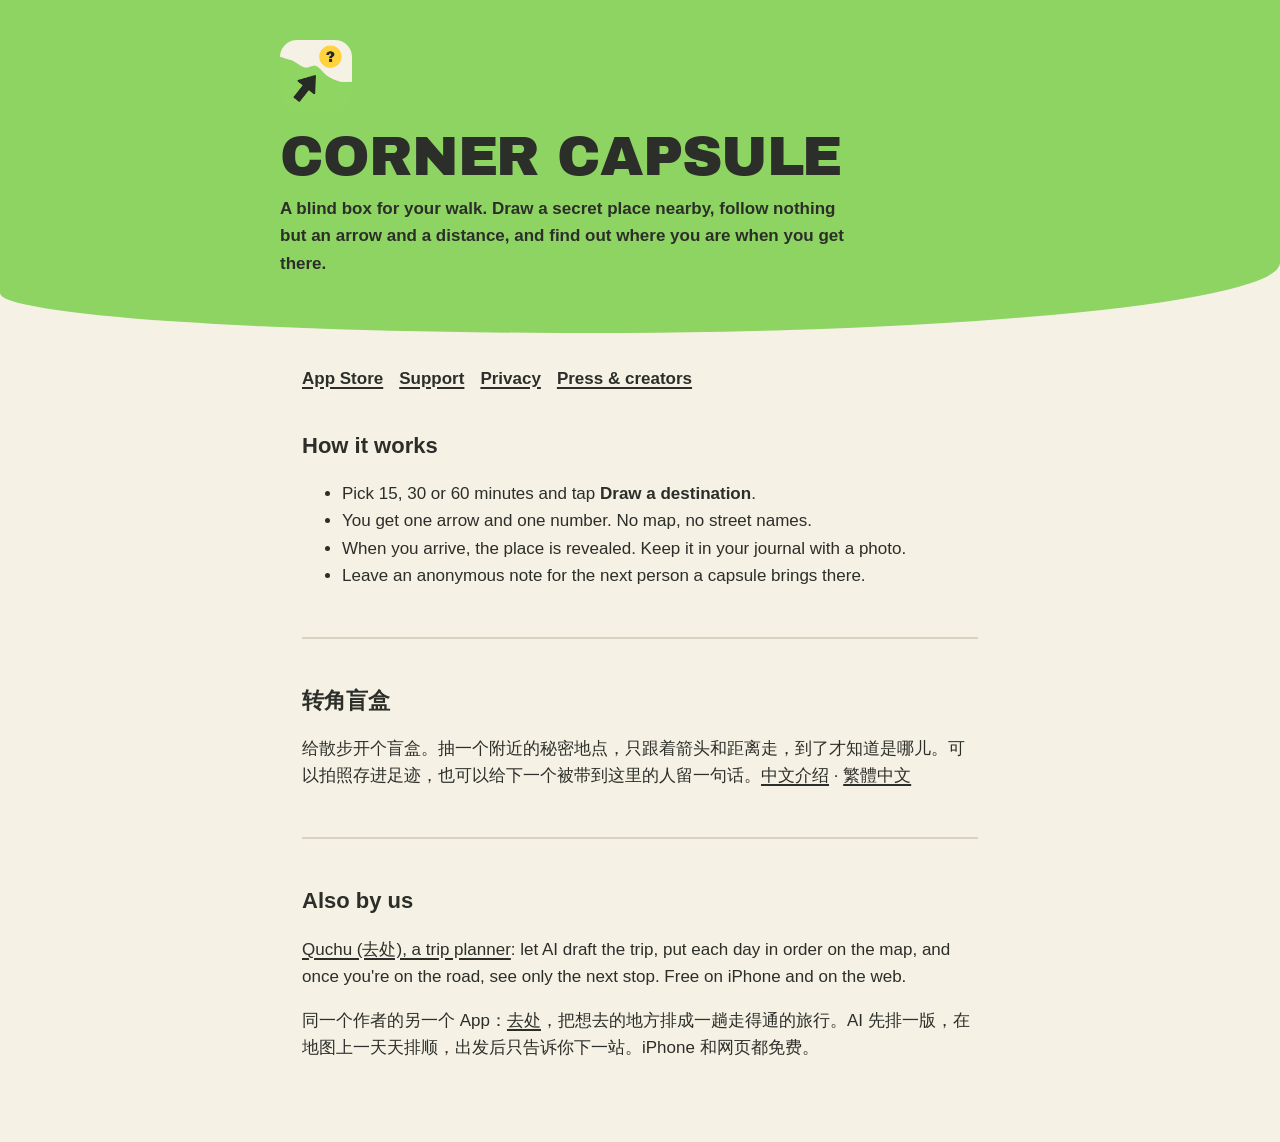
<file: index.html>
<!doctype html>
<html lang="en">
<head>
<meta charset="utf-8">
<meta name="viewport" content="width=device-width, initial-scale=1">
<title>Corner Capsule</title>
<meta name="description" content="A blind box for your walk. Draw a secret nearby place, follow the arrow, find out where you are when you arrive.">
<link rel="stylesheet" href="https://fonts.googleapis.com/css2?family=Archivo+Black&display=swap">
<link rel="stylesheet" href="style.css">
<link rel="icon" href="icon.png">
<link rel="canonical" href="https://hb5201437.github.io/corner-capsule/">
<link rel="alternate" hreflang="en" href="https://hb5201437.github.io/corner-capsule/">
<link rel="alternate" hreflang="x-default" href="https://hb5201437.github.io/corner-capsule/">
<link rel="alternate" hreflang="zh-Hans" href="https://paixc.com/box">
<link rel="alternate" hreflang="zh-Hant" href="https://paixc.com/hant/box">
<meta name="apple-itunes-app" content="app-id=6832158882">
<meta property="og:title" content="Corner Capsule · A blind box for your walk">
<meta property="og:description" content="Draw a secret place nearby, follow one arrow, find out where you are when you get there. Free on iPhone.">
<meta property="og:image" content="https://hb5201437.github.io/corner-capsule/press/header.png">
<meta property="og:type" content="website">
<script type="application/ld+json">{"@context":"https://schema.org","@type":"MobileApplication","name":"Corner Capsule","alternateName":"转角盲盒","operatingSystem":"iOS 17","applicationCategory":"HealthApplication","url":"https://hb5201437.github.io/corner-capsule/","downloadUrl":"https://apps.apple.com/app/id6832158882","sameAs":["https://apps.apple.com/app/id6832158882","https://paixc.com/box"],"offers":{"@type":"Offer","price":"0","priceCurrency":"USD"}}</script>
</head>
<body>
<header><div class="wrap">
  <img src="icon.png" alt="">
  <h1>Corner Capsule</h1>
  <p>A blind box for your walk. Draw a secret place nearby, follow nothing but an arrow and a distance, and find out where you are when you get there.</p>
</div></header>
<main>
  <nav><a href="https://apps.apple.com/app/id6832158882">App Store</a><a href="support.html">Support</a><a href="privacy.html">Privacy</a><a href="press.html">Press &amp; creators</a></nav>
  <h2>How it works</h2>
  <ul>
    <li>Pick 15, 30 or 60 minutes and tap <strong>Draw a destination</strong>.</li>
    <li>You get one arrow and one number. No map, no street names.</li>
    <li>When you arrive, the place is revealed. Keep it in your journal with a photo.</li>
    <li>Leave an anonymous note for the next person a capsule brings there.</li>
  </ul>
  <section class="lang" lang="zh-Hans">
    <h2>转角盲盒</h2>
    <p>给散步开个盲盒。抽一个附近的秘密地点，只跟着箭头和距离走，到了才知道是哪儿。可以拍照存进足迹，也可以给下一个被带到这里的人留一句话。<a href="https://paixc.com/box" hreflang="zh-Hans">中文介绍</a> · <a href="https://paixc.com/hant/box" hreflang="zh-Hant" lang="zh-Hant">繁體中文</a></p>
  </section>
  <section class="lang">
    <h2>Also by us</h2>
    <p><a href="https://paixc.com/">Quchu (去处), a trip planner</a>: let AI draft the trip, put each day in order on the map, and once you're on the road, see only the next stop. Free on iPhone and on the web.</p>
    <p lang="zh-Hans">同一个作者的另一个 App：<a href="https://paixc.com/">去处</a>，把想去的地方排成一趟走得通的旅行。AI 先排一版，在地图上一天天排顺，出发后只告诉你下一站。iPhone 和网页都免费。</p>
  </section>
</main>
</body>
</html>
</file>
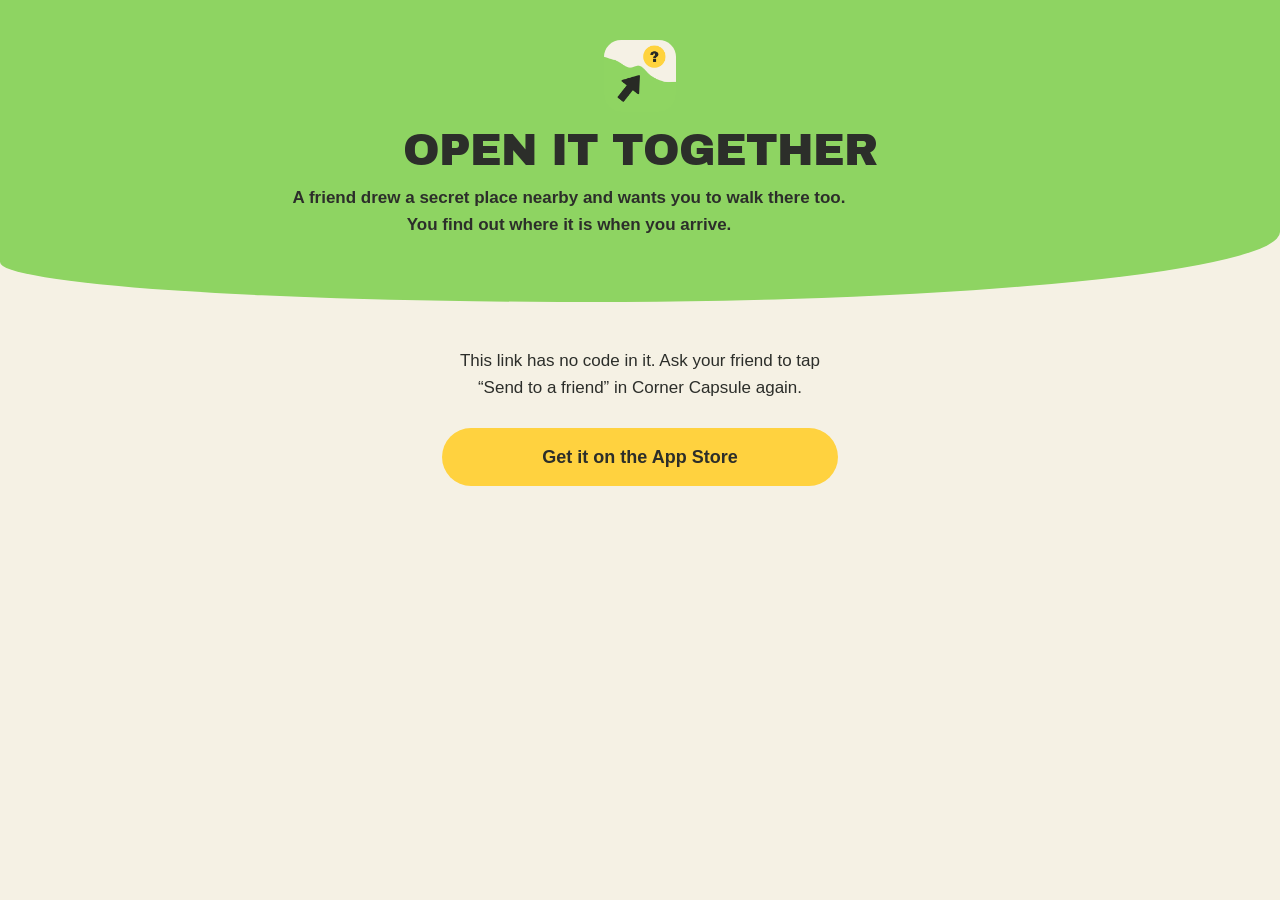
<file: join.html>
<!doctype html>
<html lang="zh-Hans">
<head>
<meta charset="utf-8">
<meta name="viewport" content="width=device-width, initial-scale=1">
<title>转角盲盒 · Corner Capsule</title>
<meta name="description" content="朋友约你一起开同一个转角盲盒。A friend invited you to open the same Corner Capsule.">
<meta property="og:title" content="一起开同一个转角盲盒 · Corner Capsule">
<meta property="og:description" content="朋友抽到了一个附近的秘密地点，约你一起走过去。A friend drew a secret place nearby. Walk there together.">
<meta property="og:image" content="https://hb5201437.github.io/corner-capsule/icon.png">
<meta property="og:type" content="website">
<meta name="apple-itunes-app" content="app-id=6832158882">
<link rel="stylesheet" href="https://fonts.googleapis.com/css2?family=Archivo+Black&display=swap">
<link rel="stylesheet" href="style.css">
<link rel="icon" href="icon.png">
<style>
  .invite { text-align: center; }
  .invite header { padding-bottom: 64px; }
  .invite header img { margin: 0 auto 18px; }
  .invite h1 { font-size: clamp(30px, 7vw, 44px); }
  .invite main { max-width: 440px; padding-top: 28px; }
  .code { font: 700 clamp(40px, 13vw, 56px)/1 ui-monospace, "SF Mono", Menlo, monospace; letter-spacing: .14em; margin: 4px 0 6px; padding-left: .14em; }
  .actions { display: flex; flex-direction: column; gap: 12px; margin-top: 26px; }
  .actions .pill { display: block; margin: 0; padding: 15px 20px; font-size: 18px; }
  .pill.ghost { background: transparent; color: var(--ink); box-shadow: inset 0 0 0 2px var(--line); }
  button.pill { border: 0; font: inherit; font-weight: 700; cursor: pointer; width: 100%; }
  .note { margin-top: 26px; }
  .wechat { display: none; background: var(--sun); color: #2C2E2A; border-radius: 18px; padding: 12px 16px; margin: 0 0 22px; font-weight: 600; font-size: 15px; }
  .in-wechat .wechat { display: block; }
  [hidden] { display: none !important; }
  /* 微信内置浏览器打不开 App，整屏指向右上角「···」 */
  .wx-guide { display: none; position: fixed; inset: 0; z-index: 20; background: rgba(20, 22, 18, .95); color: #fff; padding: 6px 22px 28px; overflow: auto; text-align: left; }
  .wx-guide.show { display: block; }
  .in-wechat #copy { order: -1; }
  .wx-arrow { display: block; width: 112px; height: 122px; margin: 0 0 0 auto; color: var(--sun); }
  .wx-guide h2 { color: #fff; font-size: 24px; line-height: 1.3; margin: 0 0 18px; }
  .wx-guide ol { list-style: none; padding: 0; margin: 0 0 30px; counter-reset: s; }
  .wx-guide li { color: #fff; font-size: 19px; font-weight: 600; margin: 0 0 12px; counter-increment: s; padding-left: 38px; text-indent: -38px; }
  .wx-guide li::before { content: counter(s); text-indent: 0; display: inline-grid; place-items: center; width: 28px; height: 28px; border-radius: 50%; background: var(--sun); color: #2C2E2A; font-size: 15px; font-weight: 800; margin-right: 10px; vertical-align: 2px; }
  .wx-guide button { width: 100%; background: transparent; color: #fff; border: 2px solid rgba(255, 255, 255, .45); border-radius: 999px; padding: 13px 20px; font: inherit; font-weight: 700; cursor: pointer; }
</style>
</head>
<body class="invite">
<div class="wx-guide" id="wx-guide" role="dialog" aria-modal="true" aria-labelledby="wx-title">
  <svg class="wx-arrow" viewBox="0 0 120 130" aria-hidden="true">
    <path d="M16 124 C 30 66, 58 36, 100 16" fill="none" stroke="currentColor" stroke-width="7" stroke-linecap="round"/>
    <path d="M77 9 L104 14 L90 38" fill="none" stroke="currentColor" stroke-width="7" stroke-linecap="round" stroke-linejoin="round"/>
  </svg>
  <h2 id="wx-title" data-t="wxTitle">用浏览器打开，直接进 App</h2>
  <ol>
    <li data-t="wxStep1">点右上角的「···」</li>
    <li data-t="wxStep2">选「在默认浏览器中打开」</li>
    <li data-t="wxStep3">再点「打开转角盲盒」</li>
  </ol>
  <button type="button" id="wx-close" data-t="wxClose">不换了，直接看口令</button>
</div>
<header><div class="wrap">
  <img src="icon.png" alt="">
  <h1 data-t="title">一起开盲盒</h1>
  <p data-t="lede">朋友抽到了一个附近的秘密地点，约你一起走过去。到了才知道是哪儿。</p>
</div></header>
<main>
  <p class="wechat" data-t="wechat">在微信里打不开 App？点右上角「···」，选「在默认浏览器中打开」。</p>

  <div id="has-code">
    <p class="muted" data-t="codeLabel">口令</p>
    <p class="code" id="code"></p>
    <div class="actions">
      <a class="pill" id="open" href="#" data-t="open">打开转角盲盒</a>
      <a class="pill ghost" id="get" href="https://apps.apple.com/app/id6832158882" data-t="get">还没装？去 App Store 下载</a>
      <button class="pill ghost" id="copy" type="button" data-t="copy">复制口令</button>
    </div>
    <p class="muted note" data-t="howto">装好之后打开转角盲盒，点首页的「输入朋友的口令」，输入上面这 6 位。口令 48 小时内有效。</p>
  </div>

  <div id="no-code" hidden>
    <p data-t="noCode">这个链接里没有口令。请朋友在转角盲盒里重新点一次「发给朋友」。</p>
    <div class="actions">
      <a class="pill" href="https://apps.apple.com/app/id6832158882" data-t="getPlain">去 App Store 下载</a>
    </div>
  </div>
</main>
<script>
(function () {
  var T = {
    "zh-Hans": {},
    "zh-Hant": {
      title: "一起開盲盒",
      lede: "朋友抽到了一個附近的秘密地點，約你一起走過去。到了才知道是哪裡。",
      wechat: "在微信裡打不開 App？點右上角「···」，選「在預設瀏覽器中開啟」。",
      codeLabel: "邀請碼",
      open: "打開轉角盲盒",
      get: "還沒安裝？到 App Store 下載",
      copy: "複製邀請碼",
      copied: "已複製",
      howto: "安裝好之後打開轉角盲盒，點首頁的「輸入朋友的邀請碼」，輸入上面這 6 碼。邀請碼 48 小時內有效。",
      noCode: "這個連結裡沒有邀請碼。請朋友在轉角盲盒裡重新點一次「傳給朋友」。",
      getPlain: "到 App Store 下載",
      doc: "轉角盲盒 · Corner Capsule",
      wxTitle: "用瀏覽器開啟，直接進 App",
      wxStep1: "點右上角的「···」",
      wxStep2: "選「在預設瀏覽器中開啟」",
      wxStep3: "再點「打開轉角盲盒」",
      wxClose: "不換了，直接看邀請碼"
    },
    en: {
      title: "Open it together",
      lede: "A friend drew a secret place nearby and wants you to walk there too. You find out where it is when you arrive.",
      wechat: "Can't open the app from WeChat? Tap ··· at the top right and choose Open in Browser.",
      codeLabel: "Code",
      open: "Open Corner Capsule",
      get: "Don't have it? Get the app",
      copy: "Copy code",
      copied: "Copied",
      howto: "Once it's installed, open Corner Capsule, tap “Enter a friend's code” on the home screen and type the 6 characters above. The code works for 48 hours.",
      noCode: "This link has no code in it. Ask your friend to tap “Send to a friend” in Corner Capsule again.",
      getPlain: "Get it on the App Store",
      doc: "Corner Capsule",
      wxTitle: "Open in your browser to jump into the app",
      wxStep1: "Tap ··· at the top right",
      wxStep2: "Choose Open in Default Browser",
      wxStep3: "Then tap Open Corner Capsule",
      wxClose: "Stay here and show the code"
    },
    ja: {
      title: "一緒に開けよう",
      lede: "友だちが近くの秘密の場所を引きました。一緒に歩いて行こう。どこなのかは、着いてのお楽しみ。",
      wechat: "WeChatからアプリを開けない場合は、右上の「···」から「ブラウザで開く」を選んでください。",
      codeLabel: "コード",
      open: "Corner Capsuleを開く",
      get: "まだの方は App Store で入手",
      copy: "コードをコピー",
      copied: "コピーしました",
      howto: "インストールしたら Corner Capsule を開き、ホームの「友だちのコードを入力」をタップして、上の6文字を入力してください。コードは48時間有効です。",
      noCode: "このリンクにはコードが入っていません。Corner Capsule でもう一度「友だちに送る」をタップしてもらってください。",
      getPlain: "App Store で入手",
      doc: "Corner Capsule",
      wxTitle: "ブラウザで開くと、そのままアプリへ",
      wxStep1: "右上の「···」をタップ",
      wxStep2: "「デフォルトのブラウザで開く」を選ぶ",
      wxStep3: "「Corner Capsuleを開く」をタップ",
      wxClose: "このままコードを見る"
    },
    ko: {
      title: "같이 열어요",
      lede: "친구가 근처의 비밀 장소를 뽑았어요. 같이 걸어가 봐요. 어디인지는 도착해야 알 수 있어요.",
      wechat: "위챗에서 앱이 열리지 않나요? 오른쪽 위 「···」을 누르고 「브라우저에서 열기」를 선택하세요.",
      codeLabel: "코드",
      open: "Corner Capsule 열기",
      get: "아직 없나요? App Store에서 받기",
      copy: "코드 복사",
      copied: "복사됨",
      howto: "설치한 뒤 Corner Capsule을 열고 홈에서 「친구의 코드 입력」을 누른 다음 위의 6자리를 입력하세요. 코드는 48시간 동안 유효해요.",
      noCode: "이 링크에는 코드가 없어요. 친구에게 Corner Capsule에서 「친구에게 보내기」를 다시 눌러 달라고 하세요.",
      getPlain: "App Store에서 받기",
      doc: "Corner Capsule",
      wxTitle: "브라우저로 열면 바로 앱으로",
      wxStep1: "오른쪽 위 「···」 누르기",
      wxStep2: "「기본 브라우저에서 열기」 선택",
      wxStep3: "「Corner Capsule 열기」 누르기",
      wxClose: "그냥 코드 보기"
    },
    es: {
      title: "Ábrela conmigo",
      lede: "Un amigo sacó un lugar secreto cerca y quiere que camines hasta allí también. Sabrás dónde es cuando llegues.",
      wechat: "¿No se abre la app desde WeChat? Toca ··· arriba a la derecha y elige Abrir en el navegador.",
      codeLabel: "Código",
      open: "Abrir Corner Capsule",
      get: "¿No la tienes? Descárgala",
      copy: "Copiar código",
      copied: "Copiado",
      howto: "Cuando la instales, abre Corner Capsule, toca “Ingresar el código de un amigo” en la pantalla de inicio y escribe los 6 caracteres de arriba. El código vale 48 horas.",
      noCode: "Este enlace no tiene código. Pídele a tu amigo que toque “Enviar a un amigo” en Corner Capsule otra vez.",
      getPlain: "Descargar en el App Store",
      doc: "Corner Capsule",
      wxTitle: "Ábrelo en el navegador para ir directo a la app",
      wxStep1: "Toca ··· arriba a la derecha",
      wxStep2: "Elige Abrir en el navegador predeterminado",
      wxStep3: "Luego toca Abrir Corner Capsule",
      wxClose: "Quedarme aquí y ver el código"
    }
  };
  T["zh-Hans"].copied = "已复制";

  var langs = navigator.languages && navigator.languages.length ? navigator.languages : [navigator.language || "en"];
  var lang = "en";
  for (var i = 0; i < langs.length; i++) {
    var l = String(langs[i]).toLowerCase();
    if (l.indexOf("zh") === 0) {
      lang = /hant|tw|hk|mo/.test(l) ? "zh-Hant" : "zh-Hans";
      break;
    }
    if (l.indexOf("ja") === 0) { lang = "ja"; break; }
    if (l.indexOf("ko") === 0) { lang = "ko"; break; }
    if (l.indexOf("es") === 0) { lang = "es"; break; }
    if (l.indexOf("en") === 0) break;
  }
  var hl = new URLSearchParams(location.search).get("hl");
  if (hl && T[hl]) lang = hl;
  var t = T[lang];
  document.documentElement.lang = lang;
  if (t.doc) document.title = t.doc;
  document.querySelectorAll("[data-t]").forEach(function (el) {
    var v = t[el.getAttribute("data-t")];
    if (v) el.textContent = v;
  });

  var inWeChat = /MicroMessenger/i.test(navigator.userAgent) || new URLSearchParams(location.search).get("wx") === "1";
  if (inWeChat) document.body.classList.add("in-wechat");

  // 口令：?c=ABC123，只收 App 会生成的字符
  var raw = new URLSearchParams(location.search).get("c") || "";
  var code = raw.toUpperCase().replace(/[^A-HJ-NP-Z2-9]/g, "").slice(0, 6);
  if (code.length !== 6) {
    document.getElementById("has-code").hidden = true;
    document.getElementById("no-code").hidden = false;
    return;
  }
  document.getElementById("code").textContent = code;
  document.getElementById("open").href = "cornerbox://join/" + code;

  if (inWeChat) {
    // 微信里点不开 App：先引导去浏览器；不想换就把「复制口令」顶上来
    document.getElementById("open").hidden = true;
    document.getElementById("copy").classList.remove("ghost");
    var guide = document.getElementById("wx-guide");
    guide.classList.add("show");
    var close = function () { guide.classList.remove("show"); };
    document.getElementById("wx-close").addEventListener("click", close);
    guide.addEventListener("click", function (e) { if (e.target === guide) close(); });
  }

  var copy = document.getElementById("copy");
  copy.addEventListener("click", function () {
    var done = function () {
      copy.textContent = t.copied || T["zh-Hans"].copied;
      setTimeout(function () { copy.textContent = t.copy || "复制口令"; }, 1800);
    };
    // 微信等内置浏览器不一定支持 clipboard API，退回到老办法
    var fallback = function () {
      var ta = document.createElement("textarea");
      ta.value = code;
      ta.setAttribute("readonly", "");
      ta.style.position = "fixed";
      ta.style.opacity = "0";
      document.body.appendChild(ta);
      ta.select();
      ta.setSelectionRange(0, code.length);
      try { if (document.execCommand("copy")) done(); } catch (e) {}
      document.body.removeChild(ta);
    };
    if (navigator.clipboard && navigator.clipboard.writeText) {
      navigator.clipboard.writeText(code).then(done, fallback);
    } else {
      fallback();
    }
  });
})();
</script>
</body>
</html>
</file>
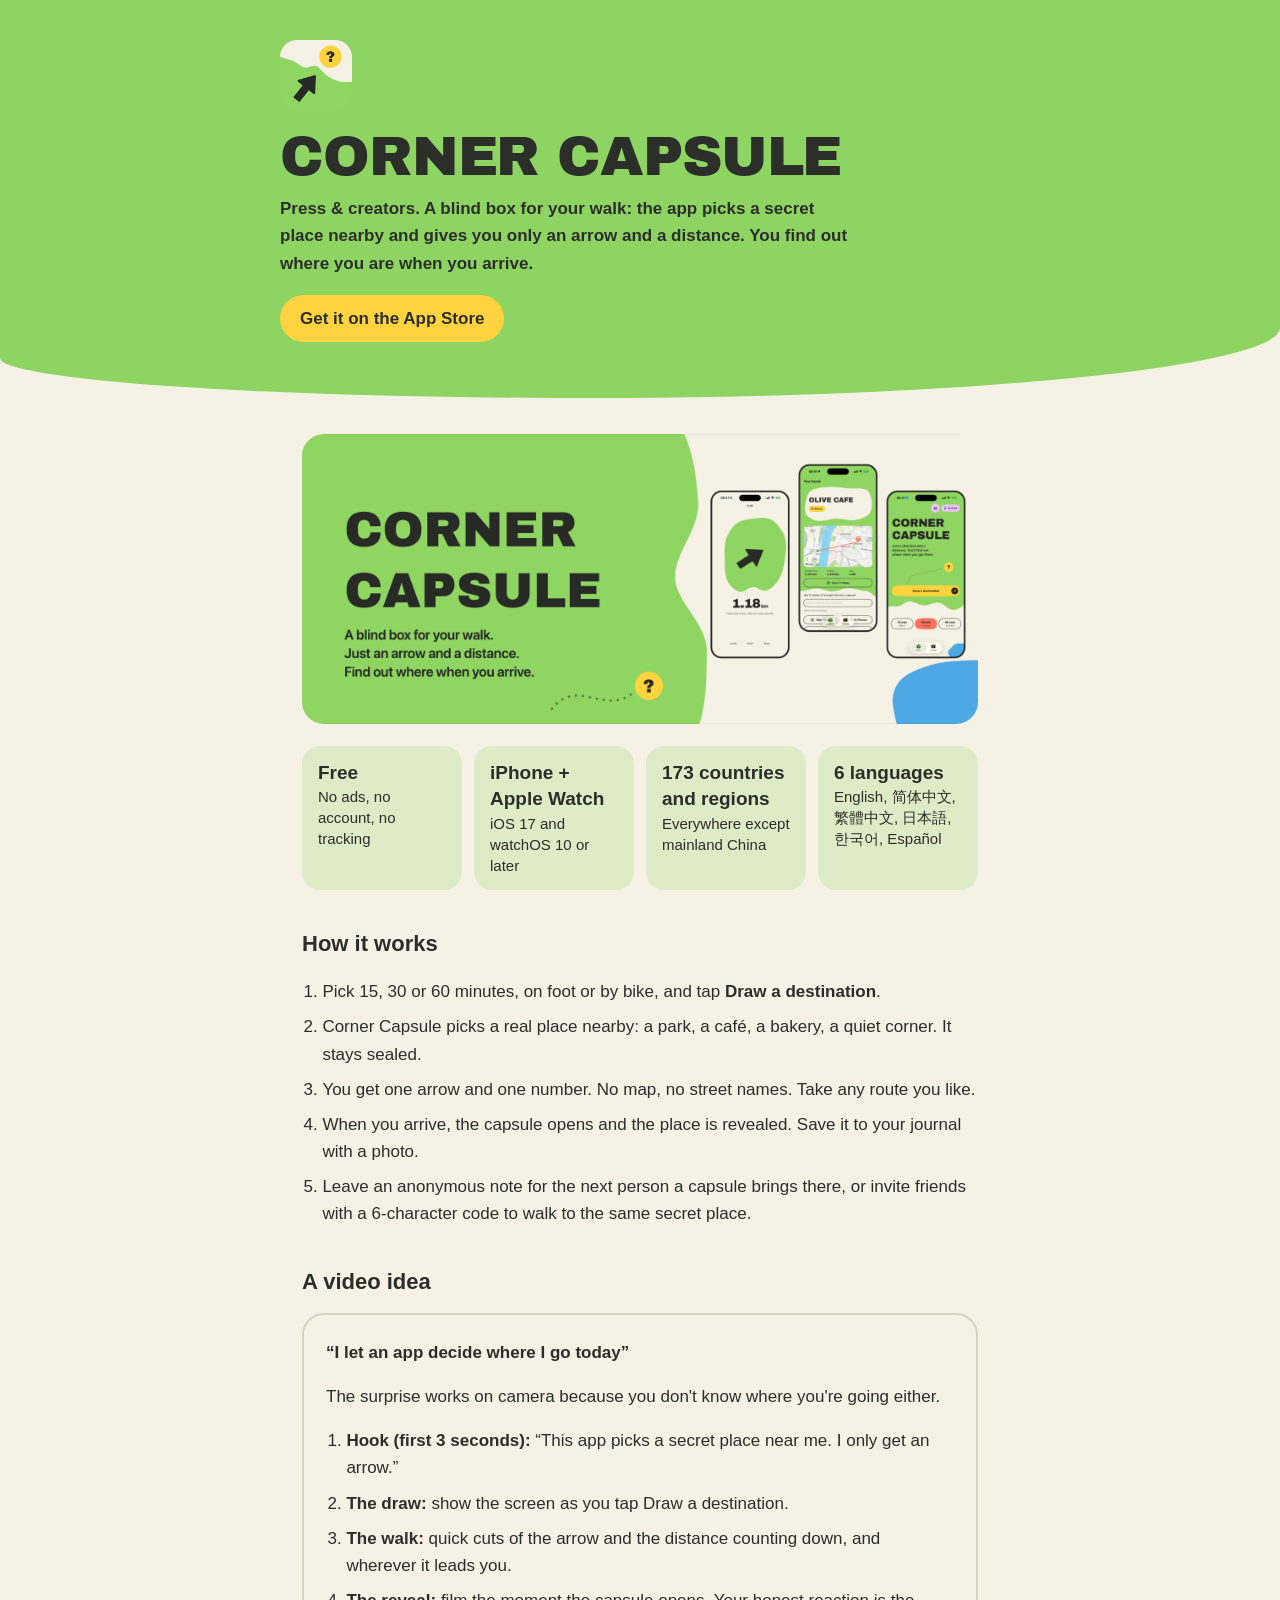
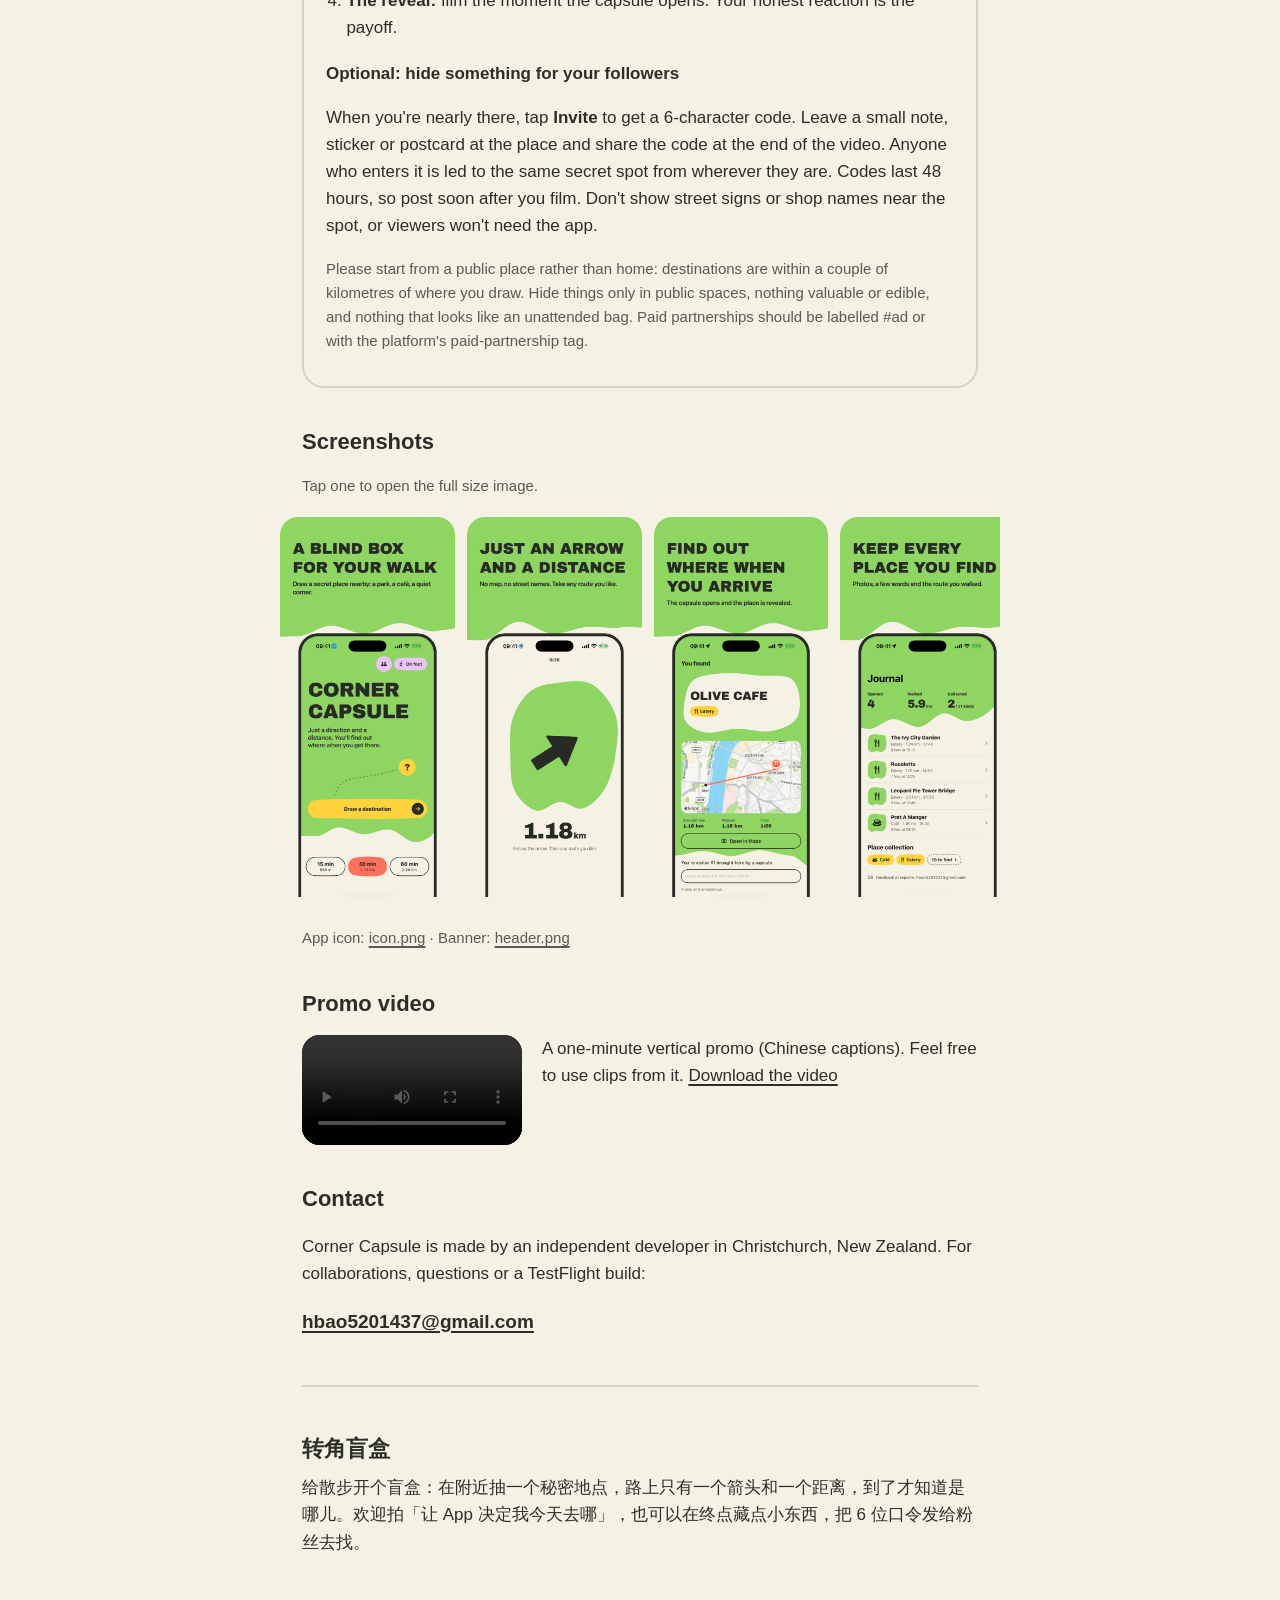
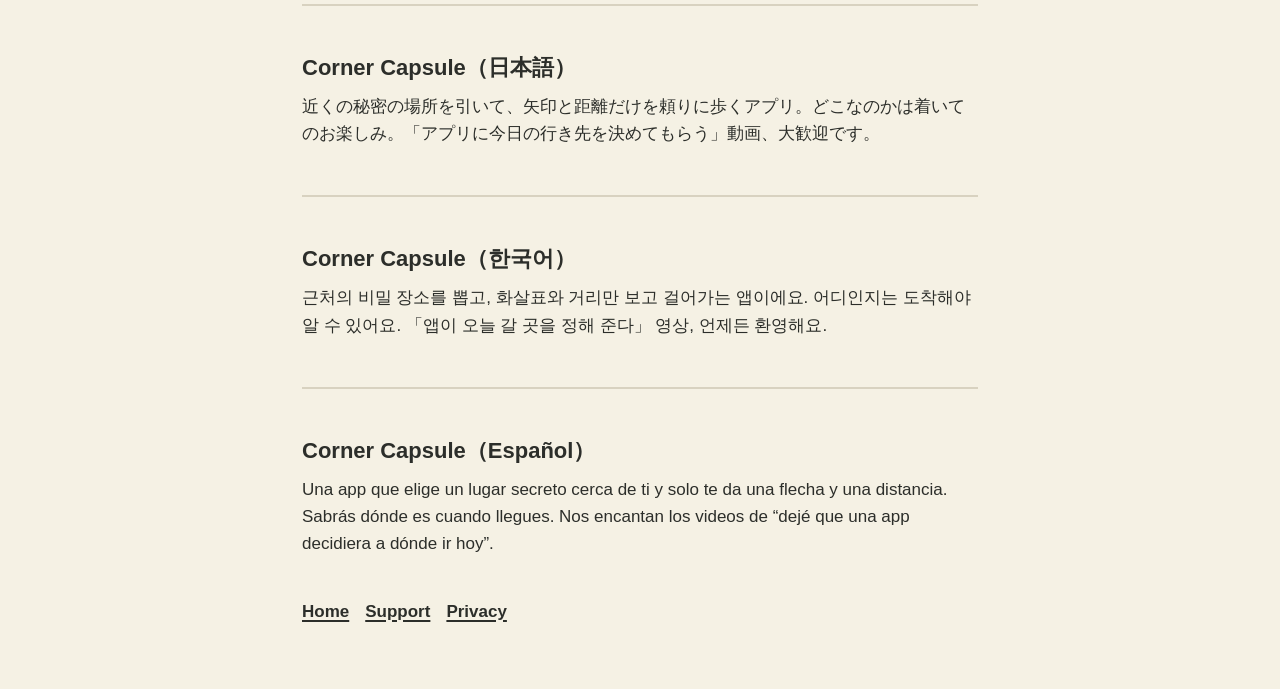
<file: press.html>
<!doctype html>
<html lang="en">
<head>
<meta charset="utf-8">
<meta name="viewport" content="width=device-width, initial-scale=1">
<title>Corner Capsule · Press &amp; creators</title>
<meta name="description" content="Everything a creator or journalist needs to cover Corner Capsule: what it is, a video idea, screenshots, a promo video and contact details.">
<meta property="og:title" content="Corner Capsule · Press & creators">
<meta property="og:description" content="A blind box for your walk. Screenshots, a video idea and contact details for creators.">
<meta property="og:image" content="https://hb5201437.github.io/corner-capsule/press/header.png">
<meta name="apple-itunes-app" content="app-id=6832158882">
<link rel="stylesheet" href="https://fonts.googleapis.com/css2?family=Archivo+Black&display=swap">
<link rel="stylesheet" href="style.css">
<link rel="icon" href="icon.png">
<style>
  .hero-img { display: block; width: 100%; height: auto; border-radius: 22px; margin: 4px 0 0; }
  .facts { display: grid; grid-template-columns: repeat(auto-fit, minmax(150px, 1fr)); gap: 12px; margin: 22px 0 0; padding: 0; list-style: none; }
  .facts li { background: color-mix(in srgb, var(--land) 22%, var(--water)); border-radius: 18px; padding: 14px 16px; font-size: 15px; line-height: 1.4; }
  .facts b { display: block; font-size: 19px; }
  ol.steps { padding-left: 1.2em; }
  ol.steps li { margin: 0 0 8px; }
  .idea { border: 2px solid var(--line); border-radius: 22px; padding: 6px 22px 18px; margin-top: 14px; }
  .idea h3 { margin-top: 18px; }
  .shots { display: flex; gap: 12px; overflow-x: auto; padding: 4px 2px 14px; margin: 14px -22px 0; padding-left: 22px; padding-right: 22px; scroll-snap-type: x mandatory; }
  .shots a { flex: 0 0 auto; scroll-snap-align: start; }
  .shots img { display: block; height: 380px; width: auto; border-radius: 18px; }
  .video { display: flex; gap: 20px; align-items: flex-start; flex-wrap: wrap; margin-top: 14px; }
  .video video { width: 220px; max-width: 100%; border-radius: 18px; background: #000; }
  .video p { flex: 1 1 240px; margin: 0; }
  .lang p { margin: 6px 0 14px; }
  .contact { font-size: 19px; font-weight: 700; }
</style>
</head>
<body>
<header><div class="wrap">
  <img src="icon.png" alt="">
  <h1>Corner Capsule</h1>
  <p>Press &amp; creators. A blind box for your walk: the app picks a secret place nearby and gives you only an arrow and a distance. You find out where you are when you arrive.</p>
  <a class="pill" href="https://apps.apple.com/app/id6832158882">Get it on the App Store</a>
</div></header>
<main>
  <img class="hero-img" src="press/header.png" alt="Corner Capsule: the home screen, the arrow while walking and the reveal on arrival" width="1600" height="686">

  <ul class="facts">
    <li><b>Free</b>No ads, no account, no tracking</li>
    <li><b>iPhone + Apple Watch</b>iOS 17 and watchOS 10 or later</li>
    <li><b>173 countries and regions</b>Everywhere except mainland China</li>
    <li><b>6 languages</b>English, 简体中文, 繁體中文, 日本語, 한국어, Español</li>
  </ul>

  <h2>How it works</h2>
  <ol class="steps">
    <li>Pick 15, 30 or 60 minutes, on foot or by bike, and tap <strong>Draw a destination</strong>.</li>
    <li>Corner Capsule picks a real place nearby: a park, a café, a bakery, a quiet corner. It stays sealed.</li>
    <li>You get one arrow and one number. No map, no street names. Take any route you like.</li>
    <li>When you arrive, the capsule opens and the place is revealed. Save it to your journal with a photo.</li>
    <li>Leave an anonymous note for the next person a capsule brings there, or invite friends with a 6-character code to walk to the same secret place.</li>
  </ol>

  <h2>A video idea</h2>
  <div class="idea">
    <h3>“I let an app decide where I go today”</h3>
    <p>The surprise works on camera because you don't know where you're going either.</p>
    <ol class="steps">
      <li><strong>Hook (first 3 seconds):</strong> “This app picks a secret place near me. I only get an arrow.”</li>
      <li><strong>The draw:</strong> show the screen as you tap Draw a destination.</li>
      <li><strong>The walk:</strong> quick cuts of the arrow and the distance counting down, and wherever it leads you.</li>
      <li><strong>The reveal:</strong> film the moment the capsule opens. Your honest reaction is the payoff.</li>
    </ol>
    <h3>Optional: hide something for your followers</h3>
    <p>When you're nearly there, tap <strong>Invite</strong> to get a 6-character code. Leave a small note, sticker or postcard at the place and share the code at the end of the video. Anyone who enters it is led to the same secret spot from wherever they are. Codes last 48 hours, so post soon after you film. Don't show street signs or shop names near the spot, or viewers won't need the app.</p>
    <p class="muted">Please start from a public place rather than home: destinations are within a couple of kilometres of where you draw. Hide things only in public spaces, nothing valuable or edible, and nothing that looks like an unattended bag. Paid partnerships should be labelled #ad or with the platform's paid-partnership tag.</p>
  </div>

  <h2>Screenshots</h2>
  <p class="muted">Tap one to open the full size image.</p>
  <div class="shots">
    <a href="press/1-home.png"><img src="press/1-home.png" alt="Home screen: draw a destination" loading="lazy" width="644" height="1400"></a>
    <a href="press/2-walk.png"><img src="press/2-walk.png" alt="Walking: one arrow and the distance left" loading="lazy" width="644" height="1400"></a>
    <a href="press/4-reveal.png"><img src="press/4-reveal.png" alt="Arrival: the place is revealed" loading="lazy" width="644" height="1400"></a>
    <a href="press/5-journal.png"><img src="press/5-journal.png" alt="Journal of places you've walked to" loading="lazy" width="644" height="1400"></a>
    <a href="press/6-notes.png"><img src="press/6-notes.png" alt="Anonymous notes left at a place" loading="lazy" width="644" height="1400"></a>
  </div>
  <p class="muted">App icon: <a href="icon.png">icon.png</a> · Banner: <a href="press/header.png">header.png</a></p>

  <h2>Promo video</h2>
  <div class="video">
    <video src="press/promo-zh.mp4" controls playsinline preload="metadata"></video>
    <p>A one-minute vertical promo (Chinese captions). Feel free to use clips from it. <a href="press/promo-zh.mp4" download>Download the video</a></p>
  </div>

  <h2>Contact</h2>
  <p>Corner Capsule is made by an independent developer in Christchurch, New Zealand. For collaborations, questions or a TestFlight build:</p>
  <p class="contact"><a href="mailto:hbao5201437@gmail.com">hbao5201437@gmail.com</a></p>

  <section class="lang" lang="zh-Hans">
    <h2>转角盲盒</h2>
    <p>给散步开个盲盒：在附近抽一个秘密地点，路上只有一个箭头和一个距离，到了才知道是哪儿。欢迎拍「让 App 决定我今天去哪」，也可以在终点藏点小东西，把 6 位口令发给粉丝去找。</p>
  </section>
  <section class="lang" lang="ja">
    <h2>Corner Capsule（日本語）</h2>
    <p>近くの秘密の場所を引いて、矢印と距離だけを頼りに歩くアプリ。どこなのかは着いてのお楽しみ。「アプリに今日の行き先を決めてもらう」動画、大歓迎です。</p>
  </section>
  <section class="lang" lang="ko">
    <h2>Corner Capsule（한국어）</h2>
    <p>근처의 비밀 장소를 뽑고, 화살표와 거리만 보고 걸어가는 앱이에요. 어디인지는 도착해야 알 수 있어요. 「앱이 오늘 갈 곳을 정해 준다」 영상, 언제든 환영해요.</p>
  </section>
  <section class="lang" lang="es">
    <h2>Corner Capsule（Español）</h2>
    <p>Una app que elige un lugar secreto cerca de ti y solo te da una flecha y una distancia. Sabrás dónde es cuando llegues. Nos encantan los videos de “dejé que una app decidiera a dónde ir hoy”.</p>
  </section>
  <nav style="margin-top:40px"><a href="index.html">Home</a><a href="support.html">Support</a><a href="privacy.html">Privacy</a></nav>
</main>
</body>
</html>
</file>
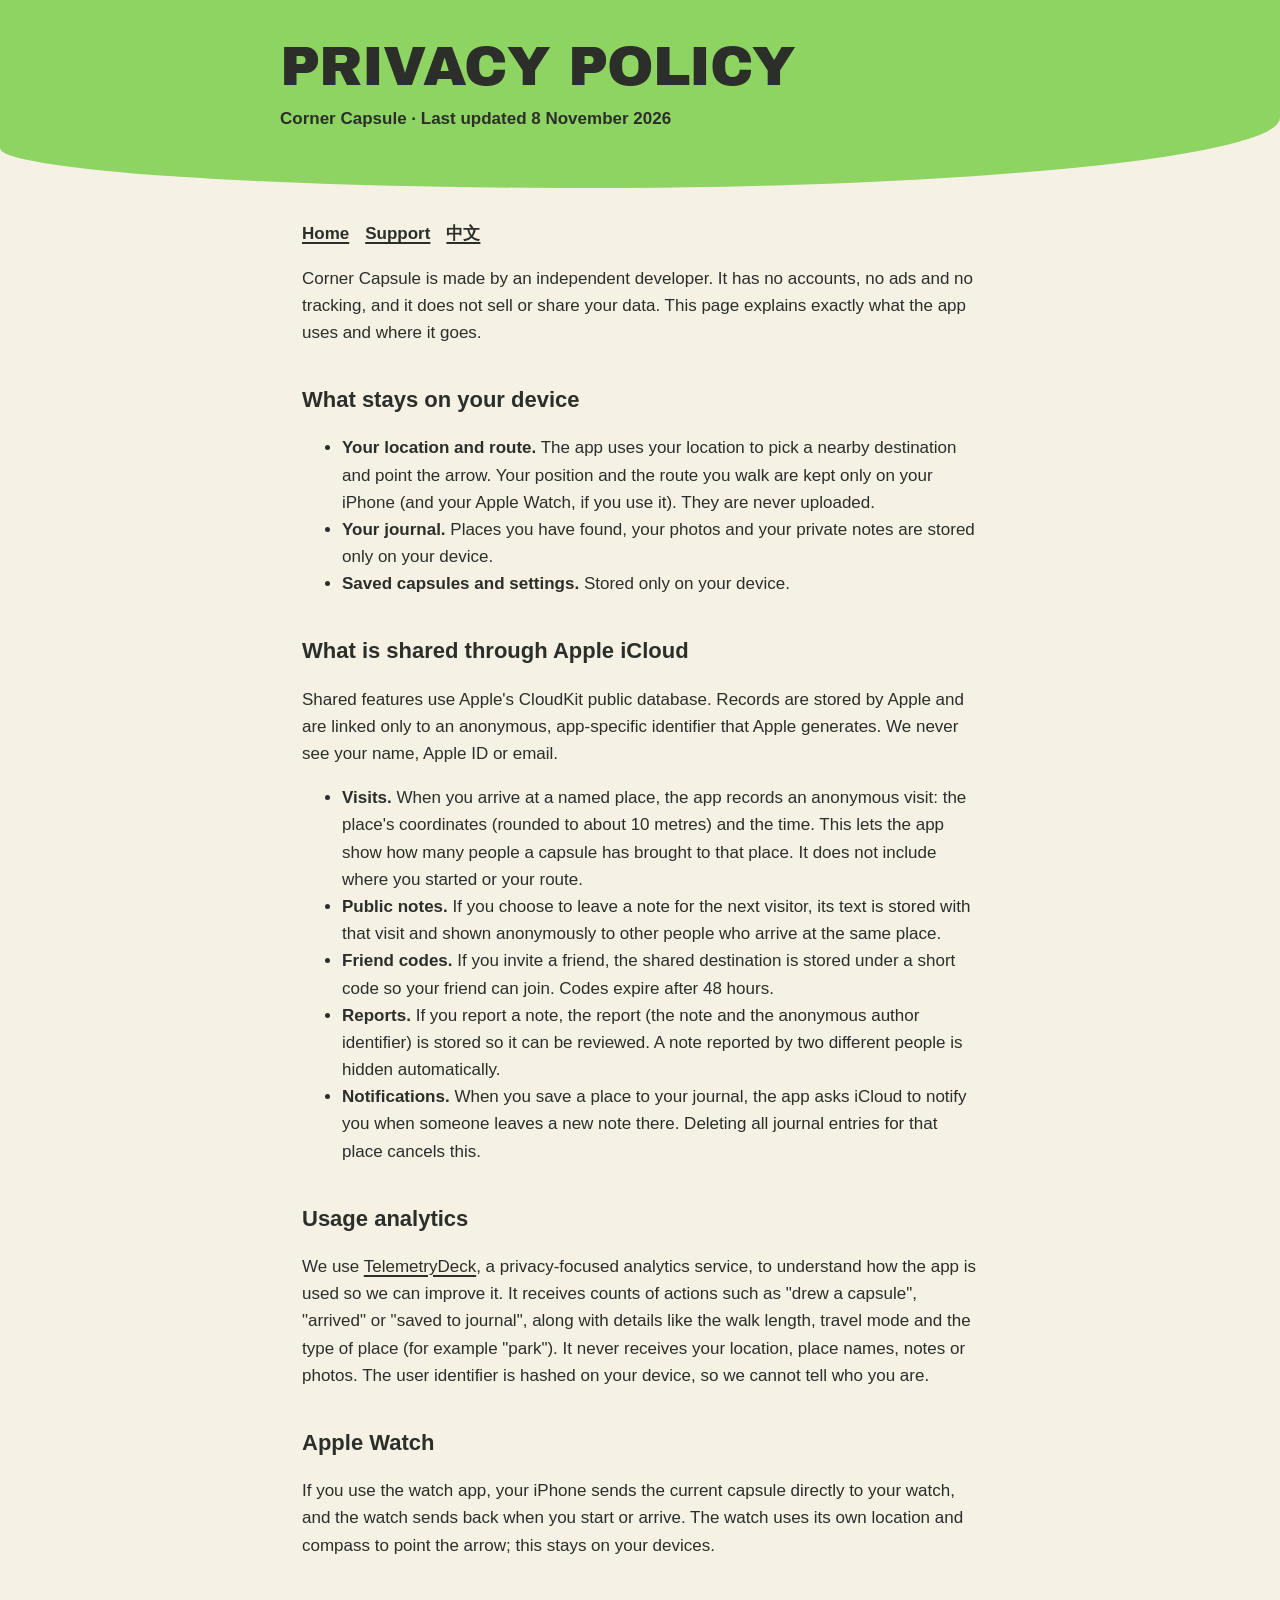
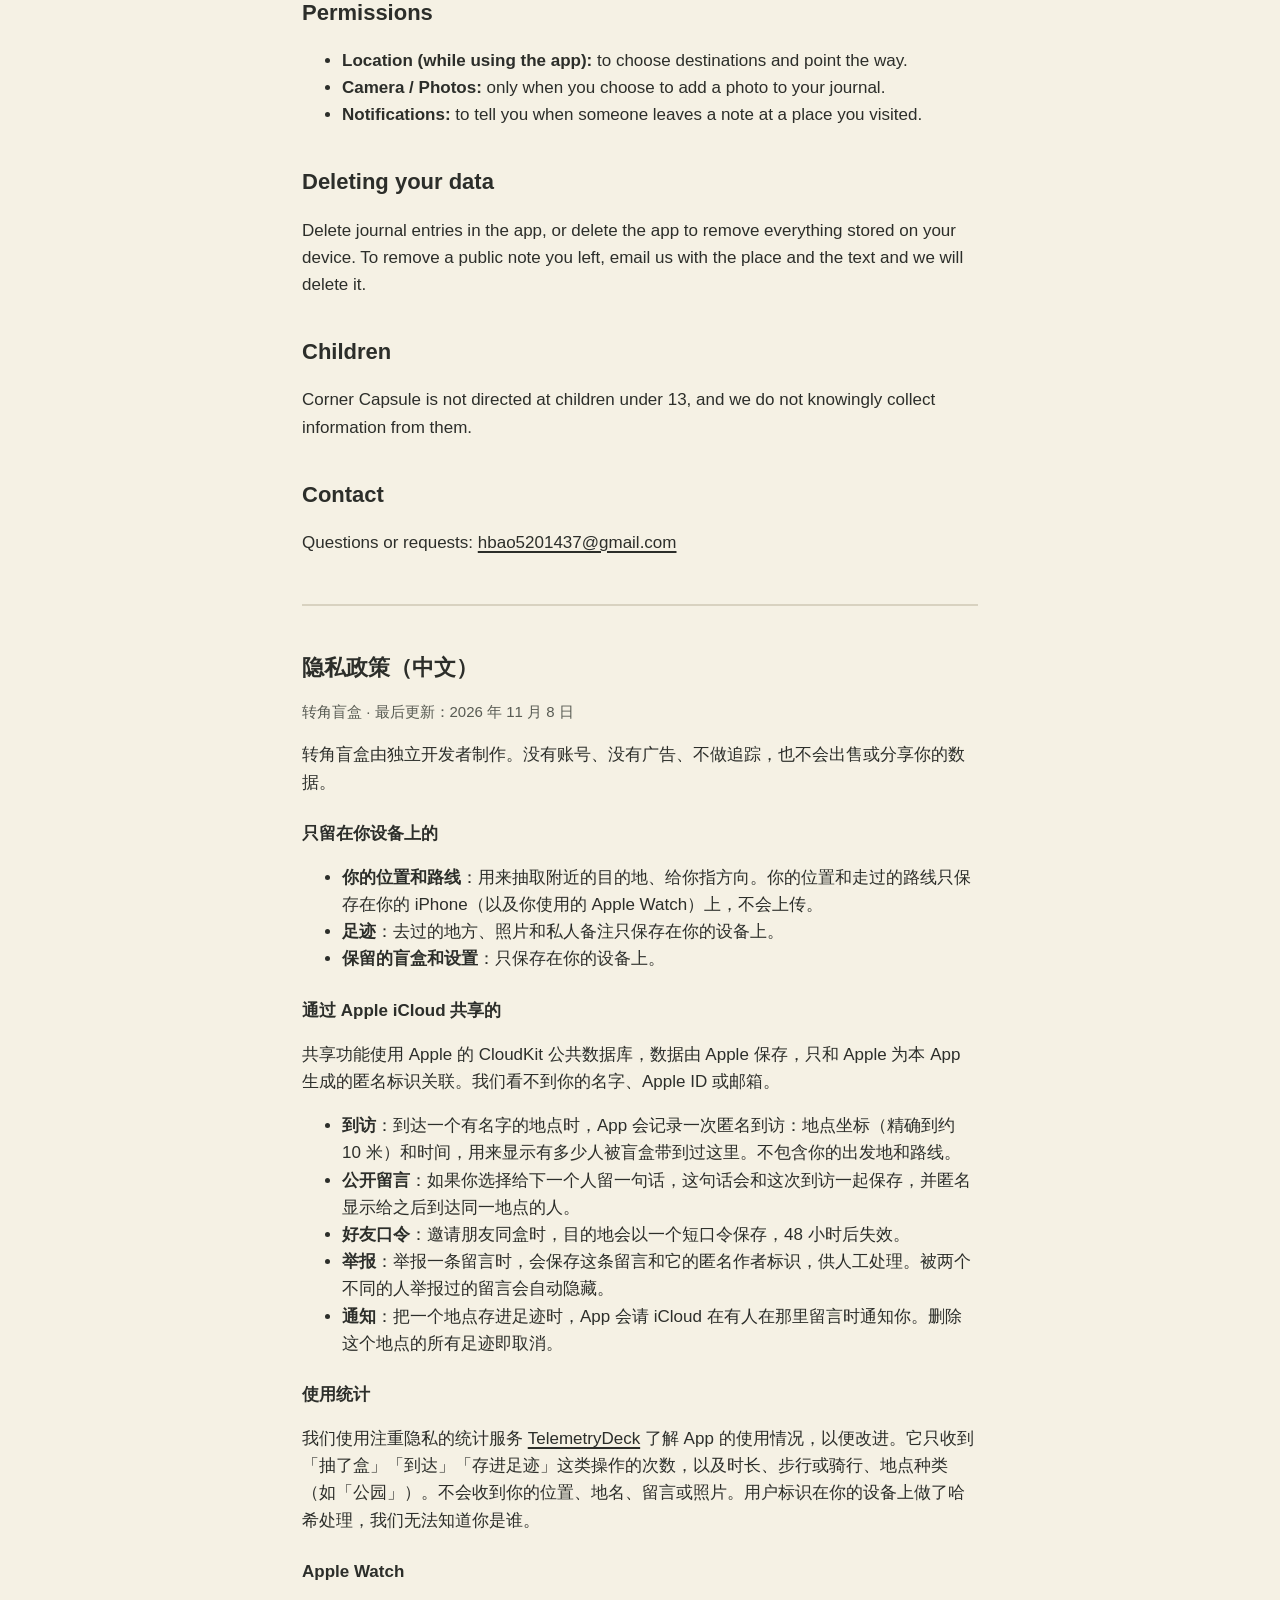
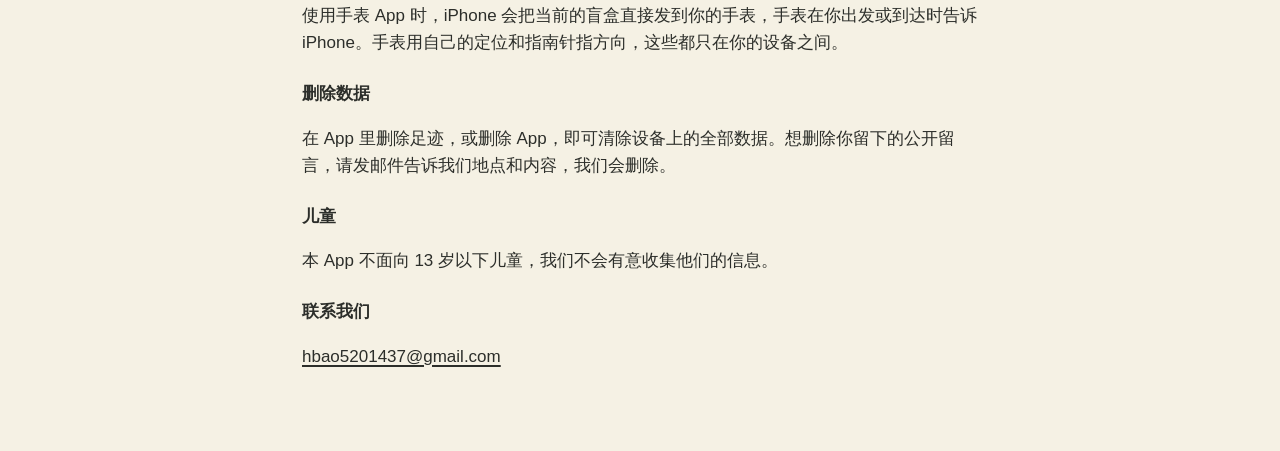
<file: privacy.html>
<!doctype html>
<html lang="en">
<head>
<meta charset="utf-8">
<meta name="viewport" content="width=device-width, initial-scale=1">
<title>Privacy Policy · Corner Capsule</title>
<link rel="stylesheet" href="https://fonts.googleapis.com/css2?family=Archivo+Black&display=swap">
<link rel="stylesheet" href="style.css">
<link rel="icon" href="icon.png">
</head>
<body>
<header><div class="wrap">
  <h1>Privacy Policy</h1>
  <p>Corner Capsule · Last updated 8 November 2026</p>
</div></header>
<main>
  <nav><a href="index.html">Home</a><a href="support.html">Support</a><a href="#zh">中文</a></nav>

  <p>Corner Capsule is made by an independent developer. It has no accounts, no ads and no tracking, and it does not sell or share your data. This page explains exactly what the app uses and where it goes.</p>

  <h2>What stays on your device</h2>
  <ul>
    <li><strong>Your location and route.</strong> The app uses your location to pick a nearby destination and point the arrow. Your position and the route you walk are kept only on your iPhone (and your Apple Watch, if you use it). They are never uploaded.</li>
    <li><strong>Your journal.</strong> Places you have found, your photos and your private notes are stored only on your device.</li>
    <li><strong>Saved capsules and settings.</strong> Stored only on your device.</li>
  </ul>

  <h2>What is shared through Apple iCloud</h2>
  <p>Shared features use Apple's CloudKit public database. Records are stored by Apple and are linked only to an anonymous, app-specific identifier that Apple generates. We never see your name, Apple ID or email.</p>
  <ul>
    <li><strong>Visits.</strong> When you arrive at a named place, the app records an anonymous visit: the place's coordinates (rounded to about 10 metres) and the time. This lets the app show how many people a capsule has brought to that place. It does not include where you started or your route.</li>
    <li><strong>Public notes.</strong> If you choose to leave a note for the next visitor, its text is stored with that visit and shown anonymously to other people who arrive at the same place.</li>
    <li><strong>Friend codes.</strong> If you invite a friend, the shared destination is stored under a short code so your friend can join. Codes expire after 48 hours.</li>
    <li><strong>Reports.</strong> If you report a note, the report (the note and the anonymous author identifier) is stored so it can be reviewed. A note reported by two different people is hidden automatically.</li>
    <li><strong>Notifications.</strong> When you save a place to your journal, the app asks iCloud to notify you when someone leaves a new note there. Deleting all journal entries for that place cancels this.</li>
  </ul>

  <h2>Usage analytics</h2>
  <p>We use <a href="https://telemetrydeck.com/privacy/">TelemetryDeck</a>, a privacy-focused analytics service, to understand how the app is used so we can improve it. It receives counts of actions such as "drew a capsule", "arrived" or "saved to journal", along with details like the walk length, travel mode and the type of place (for example "park"). It never receives your location, place names, notes or photos. The user identifier is hashed on your device, so we cannot tell who you are.</p>

  <h2>Apple Watch</h2>
  <p>If you use the watch app, your iPhone sends the current capsule directly to your watch, and the watch sends back when you start or arrive. The watch uses its own location and compass to point the arrow; this stays on your devices.</p>

  <h2>Permissions</h2>
  <ul>
    <li><strong>Location (while using the app):</strong> to choose destinations and point the way.</li>
    <li><strong>Camera / Photos:</strong> only when you choose to add a photo to your journal.</li>
    <li><strong>Notifications:</strong> to tell you when someone leaves a note at a place you visited.</li>
  </ul>

  <h2>Deleting your data</h2>
  <p>Delete journal entries in the app, or delete the app to remove everything stored on your device. To remove a public note you left, email us with the place and the text and we will delete it.</p>

  <h2>Children</h2>
  <p>Corner Capsule is not directed at children under 13, and we do not knowingly collect information from them.</p>

  <h2>Contact</h2>
  <p>Questions or requests: <a href="mailto:hbao5201437@gmail.com">hbao5201437@gmail.com</a></p>

  <section class="lang" id="zh" lang="zh-Hans">
    <h2>隐私政策（中文）</h2>
    <p class="muted">转角盲盒 · 最后更新：2026 年 11 月 8 日</p>
    <p>转角盲盒由独立开发者制作。没有账号、没有广告、不做追踪，也不会出售或分享你的数据。</p>

    <h3>只留在你设备上的</h3>
    <ul>
      <li><strong>你的位置和路线</strong>：用来抽取附近的目的地、给你指方向。你的位置和走过的路线只保存在你的 iPhone（以及你使用的 Apple Watch）上，不会上传。</li>
      <li><strong>足迹</strong>：去过的地方、照片和私人备注只保存在你的设备上。</li>
      <li><strong>保留的盲盒和设置</strong>：只保存在你的设备上。</li>
    </ul>

    <h3>通过 Apple iCloud 共享的</h3>
    <p>共享功能使用 Apple 的 CloudKit 公共数据库，数据由 Apple 保存，只和 Apple 为本 App 生成的匿名标识关联。我们看不到你的名字、Apple ID 或邮箱。</p>
    <ul>
      <li><strong>到访</strong>：到达一个有名字的地点时，App 会记录一次匿名到访：地点坐标（精确到约 10 米）和时间，用来显示有多少人被盲盒带到过这里。不包含你的出发地和路线。</li>
      <li><strong>公开留言</strong>：如果你选择给下一个人留一句话，这句话会和这次到访一起保存，并匿名显示给之后到达同一地点的人。</li>
      <li><strong>好友口令</strong>：邀请朋友同盒时，目的地会以一个短口令保存，48 小时后失效。</li>
      <li><strong>举报</strong>：举报一条留言时，会保存这条留言和它的匿名作者标识，供人工处理。被两个不同的人举报过的留言会自动隐藏。</li>
      <li><strong>通知</strong>：把一个地点存进足迹时，App 会请 iCloud 在有人在那里留言时通知你。删除这个地点的所有足迹即取消。</li>
    </ul>

    <h3>使用统计</h3>
    <p>我们使用注重隐私的统计服务 <a href="https://telemetrydeck.com/privacy/">TelemetryDeck</a> 了解 App 的使用情况，以便改进。它只收到「抽了盒」「到达」「存进足迹」这类操作的次数，以及时长、步行或骑行、地点种类（如「公园」）。不会收到你的位置、地名、留言或照片。用户标识在你的设备上做了哈希处理，我们无法知道你是谁。</p>

    <h3>Apple Watch</h3>
    <p>使用手表 App 时，iPhone 会把当前的盲盒直接发到你的手表，手表在你出发或到达时告诉 iPhone。手表用自己的定位和指南针指方向，这些都只在你的设备之间。</p>

    <h3>删除数据</h3>
    <p>在 App 里删除足迹，或删除 App，即可清除设备上的全部数据。想删除你留下的公开留言，请发邮件告诉我们地点和内容，我们会删除。</p>

    <h3>儿童</h3>
    <p>本 App 不面向 13 岁以下儿童，我们不会有意收集他们的信息。</p>

    <h3>联系我们</h3>
    <p><a href="mailto:hbao5201437@gmail.com">hbao5201437@gmail.com</a></p>
  </section>
</main>
</body>
</html>
</file>
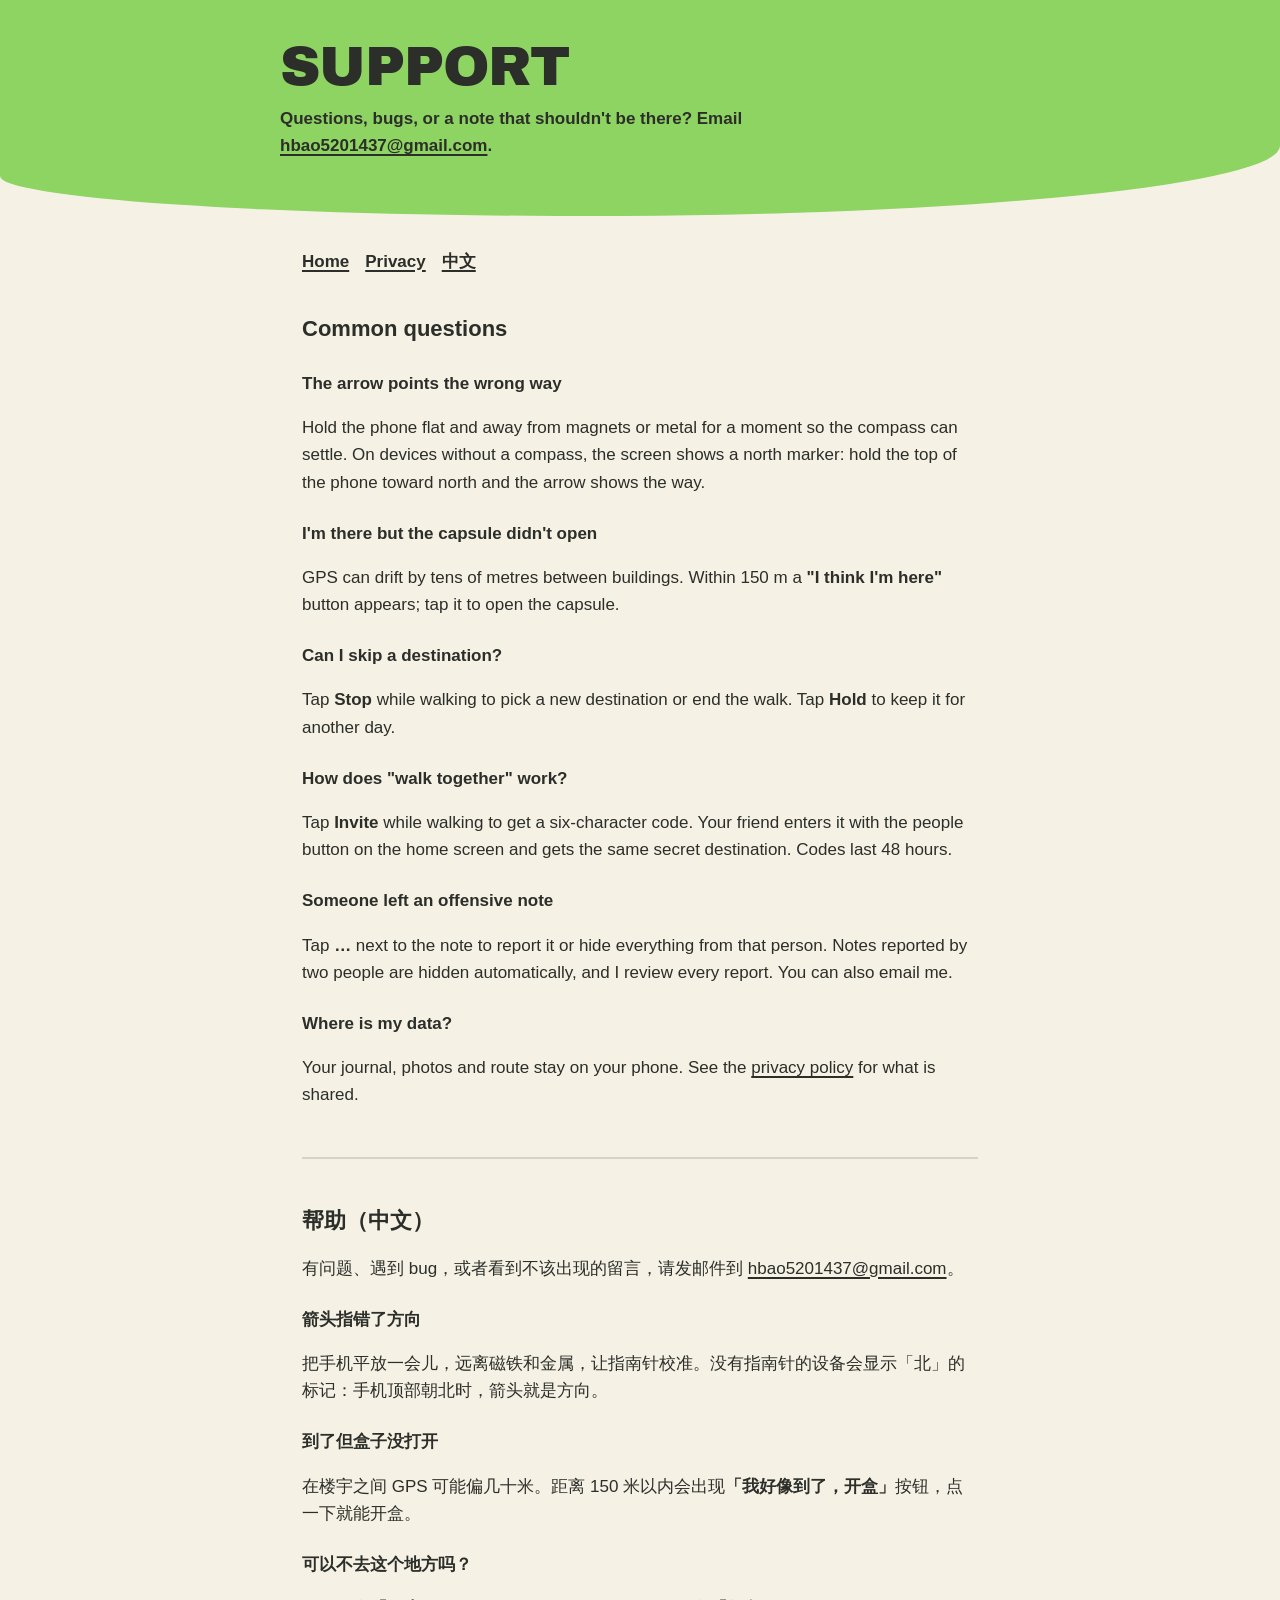
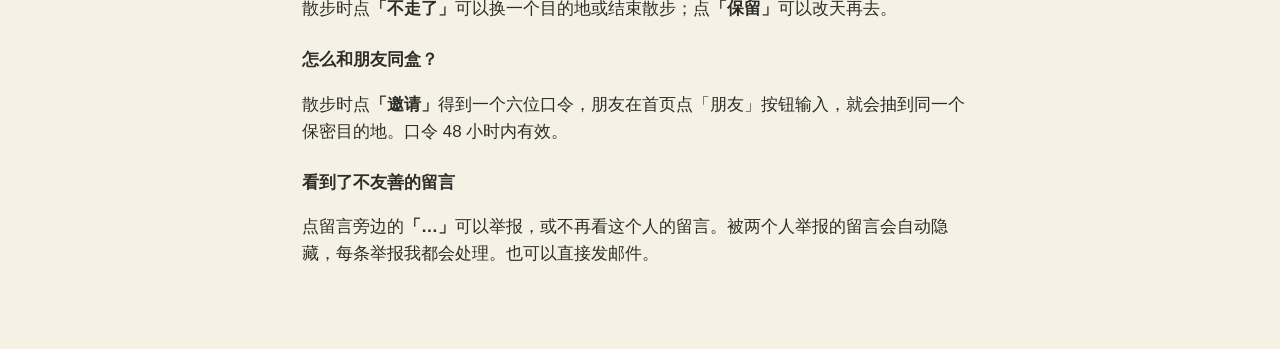
<file: support.html>
<!doctype html>
<html lang="en">
<head>
<meta charset="utf-8">
<meta name="viewport" content="width=device-width, initial-scale=1">
<title>Support · Corner Capsule</title>
<link rel="stylesheet" href="https://fonts.googleapis.com/css2?family=Archivo+Black&display=swap">
<link rel="stylesheet" href="style.css">
<link rel="icon" href="icon.png">
</head>
<body>
<header><div class="wrap">
  <h1>Support</h1>
  <p>Questions, bugs, or a note that shouldn't be there? Email <a href="mailto:hbao5201437@gmail.com">hbao5201437@gmail.com</a>.</p>
</div></header>
<main>
  <nav><a href="index.html">Home</a><a href="privacy.html">Privacy</a><a href="#zh">中文</a></nav>

  <h2>Common questions</h2>
  <h3>The arrow points the wrong way</h3>
  <p>Hold the phone flat and away from magnets or metal for a moment so the compass can settle. On devices without a compass, the screen shows a north marker: hold the top of the phone toward north and the arrow shows the way.</p>
  <h3>I'm there but the capsule didn't open</h3>
  <p>GPS can drift by tens of metres between buildings. Within 150 m a <strong>"I think I'm here"</strong> button appears; tap it to open the capsule.</p>
  <h3>Can I skip a destination?</h3>
  <p>Tap <strong>Stop</strong> while walking to pick a new destination or end the walk. Tap <strong>Hold</strong> to keep it for another day.</p>
  <h3>How does "walk together" work?</h3>
  <p>Tap <strong>Invite</strong> while walking to get a six-character code. Your friend enters it with the people button on the home screen and gets the same secret destination. Codes last 48 hours.</p>
  <h3>Someone left an offensive note</h3>
  <p>Tap <strong>…</strong> next to the note to report it or hide everything from that person. Notes reported by two people are hidden automatically, and I review every report. You can also email me.</p>
  <h3>Where is my data?</h3>
  <p>Your journal, photos and route stay on your phone. See the <a href="privacy.html">privacy policy</a> for what is shared.</p>

  <section class="lang" id="zh" lang="zh-Hans">
    <h2>帮助（中文）</h2>
    <p>有问题、遇到 bug，或者看到不该出现的留言，请发邮件到 <a href="mailto:hbao5201437@gmail.com">hbao5201437@gmail.com</a>。</p>
    <h3>箭头指错了方向</h3>
    <p>把手机平放一会儿，远离磁铁和金属，让指南针校准。没有指南针的设备会显示「北」的标记：手机顶部朝北时，箭头就是方向。</p>
    <h3>到了但盒子没打开</h3>
    <p>在楼宇之间 GPS 可能偏几十米。距离 150 米以内会出现<strong>「我好像到了，开盒」</strong>按钮，点一下就能开盒。</p>
    <h3>可以不去这个地方吗？</h3>
    <p>散步时点<strong>「不走了」</strong>可以换一个目的地或结束散步；点<strong>「保留」</strong>可以改天再去。</p>
    <h3>怎么和朋友同盒？</h3>
    <p>散步时点<strong>「邀请」</strong>得到一个六位口令，朋友在首页点「朋友」按钮输入，就会抽到同一个保密目的地。口令 48 小时内有效。</p>
    <h3>看到了不友善的留言</h3>
    <p>点留言旁边的<strong>「…」</strong>可以举报，或不再看这个人的留言。被两个人举报的留言会自动隐藏，每条举报我都会处理。也可以直接发邮件。</p>
  </section>
</main>
</body>
</html>
</file>
<file: style.css>
:root { --water:#F5F1E4; --land:#8ED462; --ink:#2C2E2A; --ink2:#585B53; --sun:#FFD23F; --line:#D8D2C0; }
@media (prefers-color-scheme: dark) { :root { --water:#131915; --land:#356F2C; --ink:#F2EFE4; --ink2:#A9AFA4; --line:#36433B; } }
* { box-sizing: border-box; }
body { margin: 0; background: var(--water); color: var(--ink); font: 17px/1.6 -apple-system, BlinkMacSystemFont, "Segoe UI", "PingFang SC", "Noto Sans SC", sans-serif; }
header { background: var(--land); padding: 40px 22px 56px; border-bottom-left-radius: 46% 40px; border-bottom-right-radius: 54% 70px; }
header .wrap, main { max-width: 720px; margin: 0 auto; }
header img { width: 72px; height: 72px; border-radius: 17px; display: block; margin-bottom: 18px; }
h1 { font-family: "Archivo Black", "Arial Black", sans-serif; font-weight: 400; text-transform: uppercase; font-size: clamp(34px, 8vw, 56px); line-height: .95; letter-spacing: -.02em; margin: 0 0 12px; }
header p { margin: 0; font-weight: 600; max-width: 34em; }
main { padding: 32px 22px 64px; }
h2 { font-size: 22px; margin: 36px 0 8px; }
h3 { font-size: 17px; margin: 24px 0 4px; }
p, li { color: var(--ink); }
.muted { color: var(--ink2); font-size: 15px; }
a { color: inherit; text-decoration-thickness: 2px; text-underline-offset: 3px; }
.lang { border-top: 2px solid var(--line); margin-top: 48px; padding-top: 8px; }
.pill { display: inline-block; background: var(--sun); color: #2C2E2A; font-weight: 700; border-radius: 999px; padding: 10px 20px; text-decoration: none; margin: 18px 10px 0 0; }
nav a { margin-right: 16px; font-weight: 600; }
</file>
